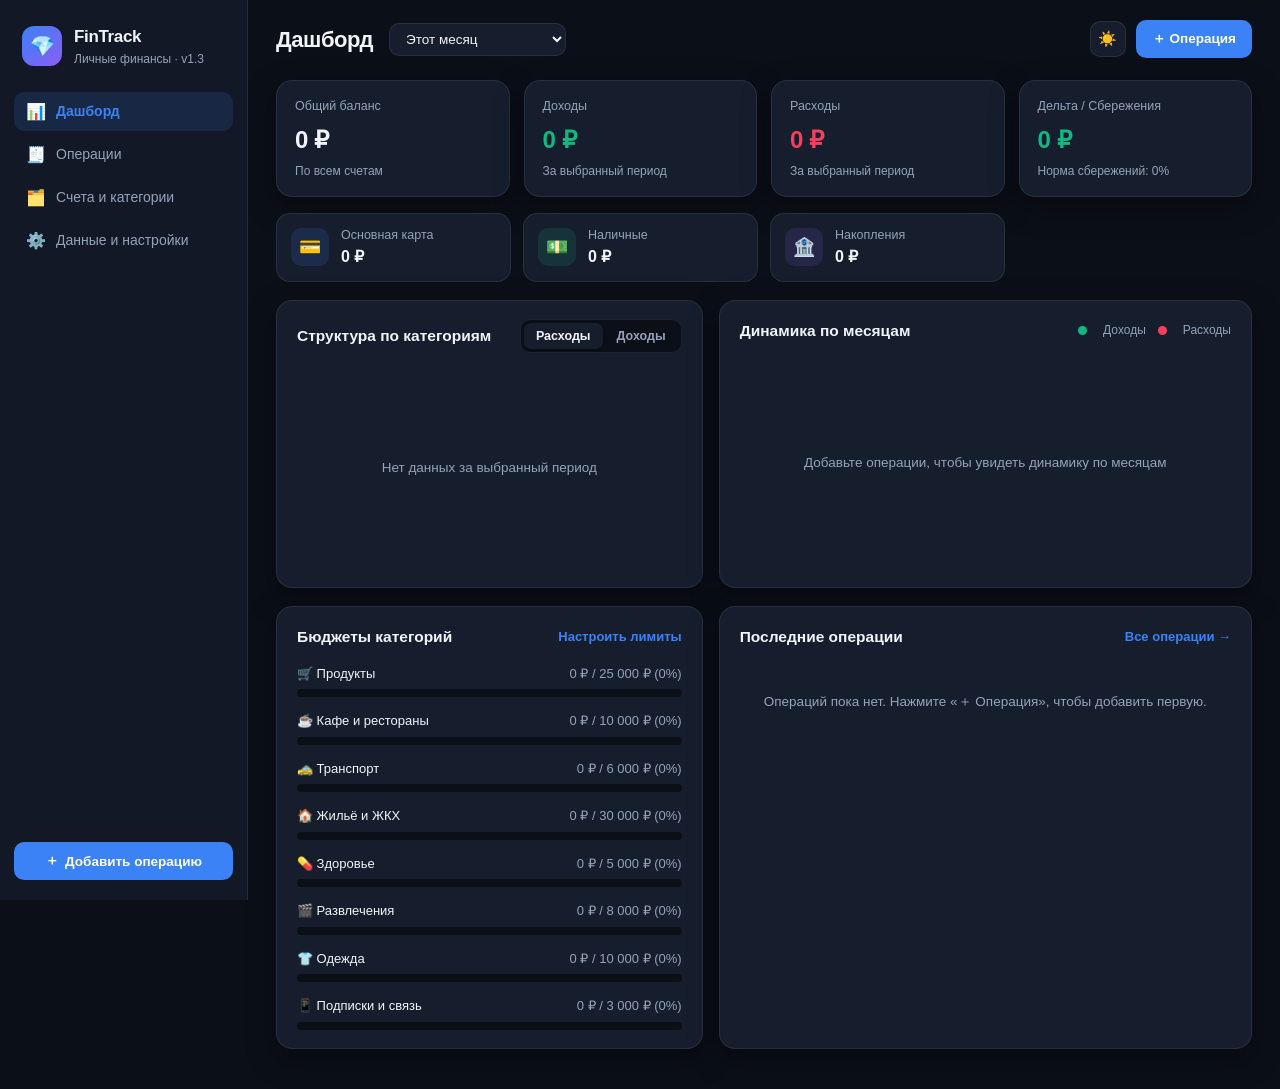
<file: pwa/index.html>
<!DOCTYPE html>
<html lang="ru" data-theme="dark">
<head>
  <meta charset="UTF-8" />
  <meta name="viewport" content="width=device-width, initial-scale=1.0" />
  <meta name="theme-color" content="#0b0f17" />
  <link rel="manifest" href="manifest.json" />
  <link rel="apple-touch-icon" href="icon-192.png" />
  <title>FinTrack — Учёт личных финансов</title>
  <link rel="stylesheet" href="styles.css" />
</head>
<body>
  <div class="app-shell">
    <!-- Боковая панель -->
    <aside class="sidebar">
      <div class="brand">
        <div class="brand-logo">💎</div>
        <div>
          <div class="brand-name">FinTrack</div>
          <div class="brand-sub">Личные финансы · <span class="app-ver">v1.3</span></div>
        </div>
      </div>

      <nav class="nav" id="mainNav">
        <button class="nav-item active" data-tab="dashboard">
          <span class="nav-icon">📊</span>
          <span>Дашборд</span>
        </button>
        <button class="nav-item" data-tab="transactions">
          <span class="nav-icon">🧾</span>
          <span>Операции</span>
        </button>
        <button class="nav-item" data-tab="manage">
          <span class="nav-icon">🗂️</span>
          <span>Счета и категории</span>
        </button>
        <button class="nav-item" data-tab="settings">
          <span class="nav-icon">⚙️</span>
          <span>Данные и настройки</span>
        </button>
      </nav>

      <div class="sidebar-footer">
        <button class="btn btn-primary btn-block" id="btnNewTxSidebar">
          <span>＋</span> Добавить операцию
        </button>
      </div>
    </aside>

    <!-- Основной контент -->
    <main class="main">
      <header class="topbar">
        <div class="topbar-left">
          <h1 class="page-title" id="pageTitle">Дашборд</h1>
          <div class="period-bar" id="periodBar">
            <select id="periodPreset" class="select-pill" aria-label="Период">
              <option value="this_month">Этот месяц</option>
              <option value="last_month">Прошлый месяц</option>
              <option value="last_3m">Последние 3 месяца</option>
              <option value="this_year">Этот год</option>
              <option value="all">Всё время</option>
              <option value="custom">Свой период</option>
            </select>
            <div class="custom-dates hidden" id="customDates">
              <input type="date" id="dateFrom" class="input-pill" />
              <span>—</span>
              <input type="date" id="dateTo" class="input-pill" />
            </div>
          </div>
        </div>
        <div class="topbar-right">
          <button class="btn-icon" id="btnTheme" title="Переключить тему" aria-label="Переключить тему">☀️</button>
          <button class="btn btn-primary" id="btnNewTxTop">＋ Операция</button>
        </div>
      </header>

      <!-- Вкладка: Дашборд -->
      <section class="tab-panel active" id="tab-dashboard">
        <div class="kpi-grid">
          <div class="kpi-card">
            <div class="kpi-label">Общий баланс</div>
            <div class="kpi-value" id="kpiBalance">0 ₽</div>
            <div class="kpi-sub">По всем счетам</div>
          </div>
          <div class="kpi-card kpi-income">
            <div class="kpi-label">Доходы</div>
            <div class="kpi-value" id="kpiIncome">0 ₽</div>
            <div class="kpi-sub" id="kpiIncomeSub">За выбранный период</div>
          </div>
          <div class="kpi-card kpi-expense">
            <div class="kpi-label">Расходы</div>
            <div class="kpi-value" id="kpiExpense">0 ₽</div>
            <div class="kpi-sub" id="kpiExpenseSub">За выбранный период</div>
          </div>
          <div class="kpi-card">
            <div class="kpi-label">Дельта / Сбережения</div>
            <div class="kpi-value" id="kpiNet">0 ₽</div>
            <div class="kpi-sub" id="kpiSavingsRate">Норма сбережений: 0%</div>
          </div>
        </div>

        <div class="accounts-strip" id="dashboardAccounts"></div>

        <div class="charts-grid">
          <div class="card">
            <div class="card-header">
              <h2>Структура по категориям</h2>
              <div class="segmented" id="donutMode">
                <button class="seg-btn active" data-mode="expense">Расходы</button>
                <button class="seg-btn" data-mode="income">Доходы</button>
              </div>
            </div>
            <div class="donut-layout" id="donutContainer"></div>
          </div>

          <div class="card">
            <div class="card-header">
              <h2>Динамика по месяцам</h2>
              <div class="legend-inline">
                <span class="dot income"></span> Доходы
                <span class="dot expense"></span> Расходы
              </div>
            </div>
            <div class="bar-chart-wrap" id="barChartContainer"></div>
          </div>
        </div>

        <div class="dashboard-bottom">
          <div class="card">
            <div class="card-header">
              <h2>Бюджеты категорий</h2>
              <button class="btn-link" data-goto="manage">Настроить лимиты</button>
            </div>
            <div id="budgetsList" class="budgets-list"></div>
          </div>

          <div class="card">
            <div class="card-header">
              <h2>Последние операции</h2>
              <button class="btn-link" data-goto="transactions">Все операции →</button>
            </div>
            <div id="recentTxList" class="tx-list"></div>
          </div>
        </div>
      </section>

      <!-- Вкладка: Операции -->
      <section class="tab-panel" id="tab-transactions">
        <div class="card filters-card">
          <div class="filters-grid">
            <input type="search" id="filterSearch" class="input" placeholder="Поиск по комментарию, категории или сумме..." />
            <select id="filterType" class="select">
              <option value="">Все типы</option>
              <option value="expense">Расходы</option>
              <option value="income">Доходы</option>
              <option value="transfer">Переводы</option>
            </select>
            <select id="filterCategory" class="select">
              <option value="">Все категории</option>
            </select>
            <select id="filterAccount" class="select">
              <option value="">Все счета</option>
            </select>
            <select id="filterSort" class="select">
              <option value="date_desc">Сначала новые</option>
              <option value="date_asc">Сначала старые</option>
              <option value="amount_desc">Сначала крупные</option>
              <option value="amount_asc">Сначала мелкие</option>
            </select>
          </div>
        </div>

        <div class="card">
          <div class="card-header">
            <h2>История операций <span class="badge" id="txCountBadge">0</span></h2>
            <div class="tx-totals-inline" id="txFilteredTotals"></div>
          </div>
          <div id="allTxList" class="tx-list"></div>
        </div>
      </section>

      <!-- Вкладка: Счета и категории -->
      <section class="tab-panel" id="tab-manage">
        <div class="manage-grid">
          <div class="card">
            <div class="card-header">
              <h2>Счета и кошельки</h2>
              <button class="btn btn-sm btn-primary" id="btnAddAccount">＋ Счёт</button>
            </div>
            <div id="accountsManageList" class="manage-list"></div>
          </div>

          <div class="card">
            <div class="card-header">
              <h2>Категории и бюджеты</h2>
              <button class="btn btn-sm btn-primary" id="btnAddCategory">＋ Категория</button>
            </div>
            <div id="categoriesManageList" class="manage-list"></div>
          </div>
        </div>
      </section>

      <!-- Вкладка: Настройки и данные -->
      <section class="tab-panel" id="tab-settings">
        <div class="settings-grid">
          <div class="card">
            <div class="card-header" style="margin-bottom:12px;">
              <h2>Основные настройки</h2>
              <span class="badge app-ver">v1.3</span>
            </div>
            <div class="form-group">
              <label for="settingCurrency">Валюта отображения</label>
              <select id="settingCurrency" class="select">
                <option value="₽">₽ — Российский рубль (RUB)</option>
                <option value="$">$ — Доллар США (USD)</option>
                <option value="€">€ — Евро (EUR)</option>
                <option value="₸">₸ — Казахстанский тенге (KZT)</option>
                <option value="BYN">BYN — Белорусский рубль</option>
                <option value="£">£ — Фунт стерлингов (GBP)</option>
              </select>
            </div>
            <div class="form-group">
              <label>Тема оформления</label>
              <div class="segmented" id="themeSegmented">
                <button class="seg-btn" data-theme-val="dark">🌙 Тёмная</button>
                <button class="seg-btn" data-theme-val="light">☀️ Светлая</button>
              </div>
            </div>
          </div>

          <div class="card">
            <h2>Экспорт и резервное копирование</h2>
            <p class="muted">Ваши данные хранятся локально на устройстве. Вы можете экспортировать их в CSV или сделать резервную копию JSON.</p>
            <div class="btn-row">
              <button type="button" class="btn btn-secondary" id="btnExportCsv">📥 Экспорт CSV</button>
              <button type="button" class="btn btn-secondary" id="btnExportJson">💾 Экспорт JSON</button>
            </div>
            <div class="divider"></div>
            <div class="form-group">
              <label>Восстановить из JSON-бэкапа</label>
              <input type="file" id="importJsonInput" accept=".json,application/json" class="input" />
            </div>
          </div>

          <div class="card">
            <h2>Демо-данные и сброс</h2>
            <p class="muted">Хотите сразу посмотреть графики и аналитику? Загрузите тестовые операции за 3 месяца или сбросьте базу к чистому состоянию.</p>
            <div class="btn-row">
              <button class="btn btn-secondary" id="btnLoadDemo">✨ Загрузить демо-данные</button>
              <button class="btn btn-danger" id="btnResetAll">🗑️ Сбросить все данные</button>
            </div>
          </div>

          <div class="card">
            <h2>Облачная синхронизация (GitHub Gist)</h2>
            <p class="muted">Хранит бэкап в твоём приватном GitHub Gist. Введи один и тот же токен на ПК и на телефоне — ID найдётся автоматически.</p>
            <div class="form-group">
              <label for="settingGistToken">GitHub Token (с правом <code>gist</code>)</label>
              <input type="password" id="settingGistToken" class="input" placeholder="ghp_... или github_pat_..." autocomplete="off" />
            </div>
            <div class="form-group">
              <label for="settingGistId">Gist ID (оставь пустым — найдётся или создастся сам)</label>
              <input type="text" id="settingGistId" class="input" placeholder="Автоматически" />
            </div>
            <div class="form-group" style="flex-direction:row;align-items:center;gap:8px;">
              <input type="checkbox" id="settingGistAutosync" style="width:auto;" />
              <label for="settingGistAutosync" style="margin:0;cursor:pointer;">Автовыгрузка в облако после изменений</label>
            </div>
            <div class="btn-row">
              <button type="button" class="btn btn-secondary" id="btnSyncSave">💾 Сохранить токен</button>
              <button type="button" class="btn btn-primary" id="btnSyncPush">☁️ Выгрузить</button>
              <button type="button" class="btn btn-secondary" id="btnSyncPull">⬇️ Загрузить</button>
            </div>
            <div id="syncStatus" class="muted" style="margin-top:10px;font-size:12.5px;"></div>
          </div>
        </div>
      </section>
    </main>
  </div>

  <!-- Мобильная нижняя навигация -->
  <nav class="mobile-nav" id="mobileNav">
    <button class="mobile-nav-item active" data-tab="dashboard">📊<span>Дашборд</span></button>
    <button class="mobile-nav-item" data-tab="transactions">🧾<span>Операции</span></button>
    <button class="mobile-nav-item" data-tab="manage">🗂️<span>Счета</span></button>
    <button class="mobile-nav-item" data-tab="settings">⚙️<span>Ещё</span></button>
  </nav>

  <!-- Модалка: Операция -->
  <div class="modal-backdrop hidden" id="txModal">
    <div class="modal" role="dialog" aria-modal="true">
      <div class="modal-header">
        <h3 id="txModalTitle">Новая операция</h3>
        <button class="btn-icon" data-close-modal="txModal">✕</button>
      </div>
      <form id="txForm">
        <input type="hidden" id="txId" />
        <div class="segmented segmented-full" id="txTypeSwitch">
          <button type="button" class="seg-btn active" data-tx-type="expense">Расход</button>
          <button type="button" class="seg-btn" data-tx-type="income">Доход</button>
          <button type="button" class="seg-btn" data-tx-type="transfer">Перевод</button>
        </div>

        <div class="form-group">
          <label for="txAmount">Сумма</label>
          <input type="number" id="txAmount" class="input input-lg" step="0.01" min="0.01" placeholder="0.00" required />
        </div>

        <div class="form-row">
          <div class="form-group" id="txCategoryGroup">
            <label for="txCategory">Категория</label>
            <select id="txCategory" class="select"></select>
          </div>
          <div class="form-group">
            <label for="txAccount" id="txAccountLabel">Счёт</label>
            <select id="txAccount" class="select" required></select>
          </div>
          <div class="form-group hidden" id="txToAccountGroup">
            <label for="txToAccount">На счёт</label>
            <select id="txToAccount" class="select"></select>
          </div>
        </div>

        <div class="form-row">
          <div class="form-group">
            <label for="txDate">Дата</label>
            <input type="date" id="txDate" class="input" required />
          </div>
          <div class="form-group">
            <label for="txNote">Комментарий</label>
            <input type="text" id="txNote" class="input" maxlength="300" placeholder="Например: Кофе с собой" />
          </div>
        </div>

        <div class="modal-actions">
          <button type="button" class="btn btn-danger hidden" id="btnDeleteTx">Удалить</button>
          <div class="spacer"></div>
          <button type="button" class="btn btn-secondary" data-close-modal="txModal">Отмена</button>
          <button type="submit" class="btn btn-primary">Сохранить</button>
        </div>
      </form>
    </div>
  </div>

  <!-- Модалка: Счёт -->
  <div class="modal-backdrop hidden" id="accountModal">
    <div class="modal" role="dialog" aria-modal="true">
      <div class="modal-header">
        <h3 id="accModalTitle">Новый счёт</h3>
        <button class="btn-icon" data-close-modal="accountModal">✕</button>
      </div>
      <form id="accountForm">
        <input type="hidden" id="accId" />
        <div class="form-group">
          <label for="accName">Название</label>
          <input type="text" id="accName" class="input" required placeholder="Например: Тинькофф Black" />
        </div>
        <div class="form-row">
          <div class="form-group">
            <label for="accType">Тип счёта</label>
            <select id="accType" class="select">
              <option value="card">Карта</option>
              <option value="cash">Наличные</option>
              <option value="savings">Накопления</option>
              <option value="other">Другое</option>
            </select>
          </div>
          <div class="form-group">
            <label for="accInitial">Начальный баланс</label>
            <input type="number" id="accInitial" class="input" step="0.01" value="0" />
          </div>
        </div>
        <div class="form-row">
          <div class="form-group">
            <label for="accIcon">Иконка (эмодзи)</label>
            <input type="text" id="accIcon" class="input" maxlength="4" value="💳" />
          </div>
          <div class="form-group">
            <label for="accColor">Цвет</label>
            <input type="color" id="accColor" class="input input-color" value="#3b82f6" />
          </div>
        </div>
        <div class="modal-actions">
          <button type="button" class="btn btn-secondary" data-close-modal="accountModal">Отмена</button>
          <button type="submit" class="btn btn-primary">Сохранить</button>
        </div>
      </form>
    </div>
  </div>

  <!-- Модалка: Категория -->
  <div class="modal-backdrop hidden" id="categoryModal">
    <div class="modal" role="dialog" aria-modal="true">
      <div class="modal-header">
        <h3 id="catModalTitle">Новая категория</h3>
        <button class="btn-icon" data-close-modal="categoryModal">✕</button>
      </div>
      <form id="categoryForm">
        <input type="hidden" id="catId" />
        <div class="form-row">
          <div class="form-group">
            <label for="catName">Название</label>
            <input type="text" id="catName" class="input" required placeholder="Например: Спорт" />
          </div>
          <div class="form-group" id="catTypeGroup">
            <label for="catType">Тип</label>
            <select id="catType" class="select">
              <option value="expense">Расход</option>
              <option value="income">Доход</option>
            </select>
          </div>
        </div>
        <div class="form-row">
          <div class="form-group">
            <label for="catIcon">Иконка (эмодзи)</label>
            <input type="text" id="catIcon" class="input" maxlength="4" value="📦" />
          </div>
          <div class="form-group">
            <label for="catColor">Цвет</label>
            <input type="color" id="catColor" class="input input-color" value="#3b82f6" />
          </div>
        </div>
        <div class="form-group" id="catBudgetGroup">
          <label for="catBudget">Месячный лимит бюджета (0 = без лимита)</label>
          <input type="number" id="catBudget" class="input" step="100" min="0" value="0" />
        </div>
        <div class="modal-actions">
          <button type="button" class="btn btn-secondary" data-close-modal="categoryModal">Отмена</button>
          <button type="submit" class="btn btn-primary">Сохранить</button>
        </div>
      </form>
    </div>
  </div>

  <div class="toast-container" id="toastContainer"></div>
  <script src="local_db.js"></script>
  <script src="app.js"></script>
  <script>
    if ("serviceWorker" in navigator) {
      window.addEventListener("load", () => {
        navigator.serviceWorker.register("./sw.js").catch(() => {});
      });
    }
  </script>
</body>
</html>
</file>
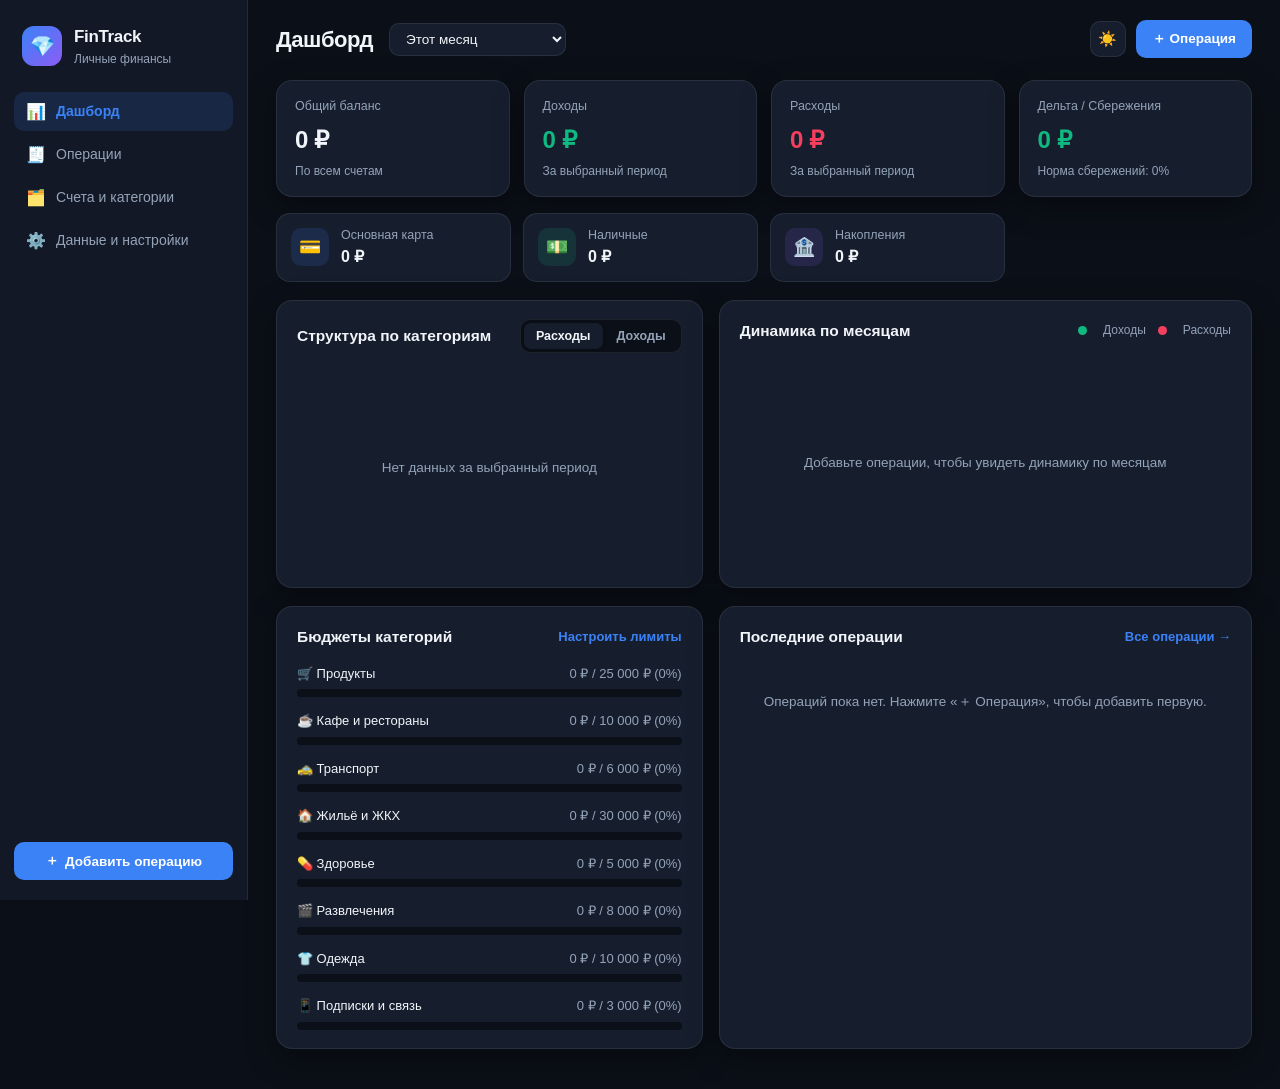
<file: android/app/src/main/assets/index.html>
<!DOCTYPE html>
<html lang="ru" data-theme="dark">
<head>
  <meta charset="UTF-8" />
  <meta name="viewport" content="width=device-width, initial-scale=1.0" />
  <title>FinTrack — Учёт личных финансов</title>
  <link rel="stylesheet" href="styles.css" />
</head>
<body>
  <div class="app-shell">
    <!-- Боковая панель -->
    <aside class="sidebar">
      <div class="brand">
        <div class="brand-logo">💎</div>
        <div>
          <div class="brand-name">FinTrack</div>
          <div class="brand-sub">Личные финансы</div>
        </div>
      </div>

      <nav class="nav" id="mainNav">
        <button class="nav-item active" data-tab="dashboard">
          <span class="nav-icon">📊</span>
          <span>Дашборд</span>
        </button>
        <button class="nav-item" data-tab="transactions">
          <span class="nav-icon">🧾</span>
          <span>Операции</span>
        </button>
        <button class="nav-item" data-tab="manage">
          <span class="nav-icon">🗂️</span>
          <span>Счета и категории</span>
        </button>
        <button class="nav-item" data-tab="settings">
          <span class="nav-icon">⚙️</span>
          <span>Данные и настройки</span>
        </button>
      </nav>

      <div class="sidebar-footer">
        <button class="btn btn-primary btn-block" id="btnNewTxSidebar">
          <span>＋</span> Добавить операцию
        </button>
      </div>
    </aside>

    <!-- Основной контент -->
    <main class="main">
      <header class="topbar">
        <div class="topbar-left">
          <h1 class="page-title" id="pageTitle">Дашборд</h1>
          <div class="period-bar" id="periodBar">
            <select id="periodPreset" class="select-pill" aria-label="Период">
              <option value="this_month">Этот месяц</option>
              <option value="last_month">Прошлый месяц</option>
              <option value="last_3m">Последние 3 месяца</option>
              <option value="this_year">Этот год</option>
              <option value="all">Всё время</option>
              <option value="custom">Свой период</option>
            </select>
            <div class="custom-dates hidden" id="customDates">
              <input type="date" id="dateFrom" class="input-pill" />
              <span>—</span>
              <input type="date" id="dateTo" class="input-pill" />
            </div>
          </div>
        </div>
        <div class="topbar-right">
          <button class="btn-icon" id="btnTheme" title="Переключить тему" aria-label="Переключить тему">☀️</button>
          <button class="btn btn-primary" id="btnNewTxTop">＋ Операция</button>
        </div>
      </header>

      <!-- Вкладка: Дашборд -->
      <section class="tab-panel active" id="tab-dashboard">
        <div class="kpi-grid">
          <div class="kpi-card">
            <div class="kpi-label">Общий баланс</div>
            <div class="kpi-value" id="kpiBalance">0 ₽</div>
            <div class="kpi-sub">По всем счетам</div>
          </div>
          <div class="kpi-card kpi-income">
            <div class="kpi-label">Доходы</div>
            <div class="kpi-value" id="kpiIncome">0 ₽</div>
            <div class="kpi-sub" id="kpiIncomeSub">За выбранный период</div>
          </div>
          <div class="kpi-card kpi-expense">
            <div class="kpi-label">Расходы</div>
            <div class="kpi-value" id="kpiExpense">0 ₽</div>
            <div class="kpi-sub" id="kpiExpenseSub">За выбранный период</div>
          </div>
          <div class="kpi-card">
            <div class="kpi-label">Дельта / Сбережения</div>
            <div class="kpi-value" id="kpiNet">0 ₽</div>
            <div class="kpi-sub" id="kpiSavingsRate">Норма сбережений: 0%</div>
          </div>
        </div>

        <div class="accounts-strip" id="dashboardAccounts"></div>

        <div class="charts-grid">
          <div class="card">
            <div class="card-header">
              <h2>Структура по категориям</h2>
              <div class="segmented" id="donutMode">
                <button class="seg-btn active" data-mode="expense">Расходы</button>
                <button class="seg-btn" data-mode="income">Доходы</button>
              </div>
            </div>
            <div class="donut-layout" id="donutContainer"></div>
          </div>

          <div class="card">
            <div class="card-header">
              <h2>Динамика по месяцам</h2>
              <div class="legend-inline">
                <span class="dot income"></span> Доходы
                <span class="dot expense"></span> Расходы
              </div>
            </div>
            <div class="bar-chart-wrap" id="barChartContainer"></div>
          </div>
        </div>

        <div class="dashboard-bottom">
          <div class="card">
            <div class="card-header">
              <h2>Бюджеты категорий</h2>
              <button class="btn-link" data-goto="manage">Настроить лимиты</button>
            </div>
            <div id="budgetsList" class="budgets-list"></div>
          </div>

          <div class="card">
            <div class="card-header">
              <h2>Последние операции</h2>
              <button class="btn-link" data-goto="transactions">Все операции →</button>
            </div>
            <div id="recentTxList" class="tx-list"></div>
          </div>
        </div>
      </section>

      <!-- Вкладка: Операции -->
      <section class="tab-panel" id="tab-transactions">
        <div class="card filters-card">
          <div class="filters-grid">
            <input type="search" id="filterSearch" class="input" placeholder="Поиск по комментарию, категории или сумме..." />
            <select id="filterType" class="select">
              <option value="">Все типы</option>
              <option value="expense">Расходы</option>
              <option value="income">Доходы</option>
              <option value="transfer">Переводы</option>
            </select>
            <select id="filterCategory" class="select">
              <option value="">Все категории</option>
            </select>
            <select id="filterAccount" class="select">
              <option value="">Все счета</option>
            </select>
            <select id="filterSort" class="select">
              <option value="date_desc">Сначала новые</option>
              <option value="date_asc">Сначала старые</option>
              <option value="amount_desc">Сначала крупные</option>
              <option value="amount_asc">Сначала мелкие</option>
            </select>
          </div>
        </div>

        <div class="card">
          <div class="card-header">
            <h2>История операций <span class="badge" id="txCountBadge">0</span></h2>
            <div class="tx-totals-inline" id="txFilteredTotals"></div>
          </div>
          <div id="allTxList" class="tx-list"></div>
        </div>
      </section>

      <!-- Вкладка: Счета и категории -->
      <section class="tab-panel" id="tab-manage">
        <div class="manage-grid">
          <div class="card">
            <div class="card-header">
              <h2>Счета и кошельки</h2>
              <button class="btn btn-sm btn-primary" id="btnAddAccount">＋ Счёт</button>
            </div>
            <div id="accountsManageList" class="manage-list"></div>
          </div>

          <div class="card">
            <div class="card-header">
              <h2>Категории и бюджеты</h2>
              <button class="btn btn-sm btn-primary" id="btnAddCategory">＋ Категория</button>
            </div>
            <div id="categoriesManageList" class="manage-list"></div>
          </div>
        </div>
      </section>

      <!-- Вкладка: Настройки и данные -->
      <section class="tab-panel" id="tab-settings">
        <div class="settings-grid">
          <div class="card">
            <h2>Основные настройки</h2>
            <div class="form-group">
              <label for="settingCurrency">Валюта отображения</label>
              <select id="settingCurrency" class="select">
                <option value="₽">₽ — Российский рубль (RUB)</option>
                <option value="$">$ — Доллар США (USD)</option>
                <option value="€">€ — Евро (EUR)</option>
                <option value="₸">₸ — Казахстанский тенге (KZT)</option>
                <option value="BYN">BYN — Белорусский рубль</option>
                <option value="£">£ — Фунт стерлингов (GBP)</option>
              </select>
            </div>
            <div class="form-group">
              <label>Тема оформления</label>
              <div class="segmented" id="themeSegmented">
                <button class="seg-btn" data-theme-val="dark">🌙 Тёмная</button>
                <button class="seg-btn" data-theme-val="light">☀️ Светлая</button>
              </div>
            </div>
          </div>

          <div class="card">
            <h2>Экспорт и резервное копирование</h2>
            <p class="muted">Ваши данные хранятся локально на устройстве. Вы можете экспортировать их в CSV или сделать резервную копию JSON.</p>
            <div class="btn-row">
              <button type="button" class="btn btn-secondary" id="btnExportCsv">📥 Экспорт CSV</button>
              <button type="button" class="btn btn-secondary" id="btnExportJson">💾 Экспорт JSON</button>
            </div>
            <div class="divider"></div>
            <div class="form-group">
              <label>Восстановить из JSON-бэкапа</label>
              <input type="file" id="importJsonInput" accept=".json,application/json" class="input" />
            </div>
          </div>

          <div class="card">
            <h2>Демо-данные и сброс</h2>
            <p class="muted">Хотите сразу посмотреть графики и аналитику? Загрузите тестовые операции за 3 месяца или сбросьте базу к чистому состоянию.</p>
            <div class="btn-row">
              <button class="btn btn-secondary" id="btnLoadDemo">✨ Загрузить демо-данные</button>
              <button class="btn btn-danger" id="btnResetAll">🗑️ Сбросить все данные</button>
            </div>
          </div>

          <div class="card">
            <h2>Облачная синхронизация (GitHub Gist)</h2>
            <p class="muted">Хранит бэкап в твоём приватном GitHub Gist. Введи один и тот же токен на ПК и на телефоне — ID найдётся автоматически.</p>
            <div class="form-group">
              <label for="settingGistToken">GitHub Token (с правом <code>gist</code>)</label>
              <input type="password" id="settingGistToken" class="input" placeholder="ghp_... или github_pat_..." autocomplete="off" />
            </div>
            <div class="form-group">
              <label for="settingGistId">Gist ID (оставь пустым — найдётся или создастся сам)</label>
              <input type="text" id="settingGistId" class="input" placeholder="Автоматически" />
            </div>
            <div class="form-group" style="flex-direction:row;align-items:center;gap:8px;">
              <input type="checkbox" id="settingGistAutosync" style="width:auto;" />
              <label for="settingGistAutosync" style="margin:0;cursor:pointer;">Автовыгрузка в облако после изменений</label>
            </div>
            <div class="btn-row">
              <button type="button" class="btn btn-secondary" id="btnSyncSave">💾 Сохранить токен</button>
              <button type="button" class="btn btn-primary" id="btnSyncPush">☁️ Выгрузить</button>
              <button type="button" class="btn btn-secondary" id="btnSyncPull">⬇️ Загрузить</button>
            </div>
          </div>
        </div>
      </section>
    </main>
  </div>

  <!-- Мобильная нижняя навигация -->
  <nav class="mobile-nav" id="mobileNav">
    <button class="mobile-nav-item active" data-tab="dashboard">📊<span>Дашборд</span></button>
    <button class="mobile-nav-item" data-tab="transactions">🧾<span>Операции</span></button>
    <button class="mobile-nav-item" data-tab="manage">🗂️<span>Счета</span></button>
    <button class="mobile-nav-item" data-tab="settings">⚙️<span>Ещё</span></button>
  </nav>

  <!-- Модалка: Операция -->
  <div class="modal-backdrop hidden" id="txModal">
    <div class="modal" role="dialog" aria-modal="true">
      <div class="modal-header">
        <h3 id="txModalTitle">Новая операция</h3>
        <button class="btn-icon" data-close-modal="txModal">✕</button>
      </div>
      <form id="txForm">
        <input type="hidden" id="txId" />
        <div class="segmented segmented-full" id="txTypeSwitch">
          <button type="button" class="seg-btn active" data-tx-type="expense">Расход</button>
          <button type="button" class="seg-btn" data-tx-type="income">Доход</button>
          <button type="button" class="seg-btn" data-tx-type="transfer">Перевод</button>
        </div>

        <div class="form-group">
          <label for="txAmount">Сумма</label>
          <input type="number" id="txAmount" class="input input-lg" step="0.01" min="0.01" placeholder="0.00" required />
        </div>

        <div class="form-row">
          <div class="form-group" id="txCategoryGroup">
            <label for="txCategory">Категория</label>
            <select id="txCategory" class="select"></select>
          </div>
          <div class="form-group">
            <label for="txAccount" id="txAccountLabel">Счёт</label>
            <select id="txAccount" class="select" required></select>
          </div>
          <div class="form-group hidden" id="txToAccountGroup">
            <label for="txToAccount">На счёт</label>
            <select id="txToAccount" class="select"></select>
          </div>
        </div>

        <div class="form-row">
          <div class="form-group">
            <label for="txDate">Дата</label>
            <input type="date" id="txDate" class="input" required />
          </div>
          <div class="form-group">
            <label for="txNote">Комментарий</label>
            <input type="text" id="txNote" class="input" maxlength="300" placeholder="Например: Кофе с собой" />
          </div>
        </div>

        <div class="modal-actions">
          <button type="button" class="btn btn-danger hidden" id="btnDeleteTx">Удалить</button>
          <div class="spacer"></div>
          <button type="button" class="btn btn-secondary" data-close-modal="txModal">Отмена</button>
          <button type="submit" class="btn btn-primary">Сохранить</button>
        </div>
      </form>
    </div>
  </div>

  <!-- Модалка: Счёт -->
  <div class="modal-backdrop hidden" id="accountModal">
    <div class="modal" role="dialog" aria-modal="true">
      <div class="modal-header">
        <h3 id="accModalTitle">Новый счёт</h3>
        <button class="btn-icon" data-close-modal="accountModal">✕</button>
      </div>
      <form id="accountForm">
        <input type="hidden" id="accId" />
        <div class="form-group">
          <label for="accName">Название</label>
          <input type="text" id="accName" class="input" required placeholder="Например: Тинькофф Black" />
        </div>
        <div class="form-row">
          <div class="form-group">
            <label for="accType">Тип счёта</label>
            <select id="accType" class="select">
              <option value="card">Карта</option>
              <option value="cash">Наличные</option>
              <option value="savings">Накопления</option>
              <option value="other">Другое</option>
            </select>
          </div>
          <div class="form-group">
            <label for="accInitial">Начальный баланс</label>
            <input type="number" id="accInitial" class="input" step="0.01" value="0" />
          </div>
        </div>
        <div class="form-row">
          <div class="form-group">
            <label for="accIcon">Иконка (эмодзи)</label>
            <input type="text" id="accIcon" class="input" maxlength="4" value="💳" />
          </div>
          <div class="form-group">
            <label for="accColor">Цвет</label>
            <input type="color" id="accColor" class="input input-color" value="#3b82f6" />
          </div>
        </div>
        <div class="modal-actions">
          <button type="button" class="btn btn-secondary" data-close-modal="accountModal">Отмена</button>
          <button type="submit" class="btn btn-primary">Сохранить</button>
        </div>
      </form>
    </div>
  </div>

  <!-- Модалка: Категория -->
  <div class="modal-backdrop hidden" id="categoryModal">
    <div class="modal" role="dialog" aria-modal="true">
      <div class="modal-header">
        <h3 id="catModalTitle">Новая категория</h3>
        <button class="btn-icon" data-close-modal="categoryModal">✕</button>
      </div>
      <form id="categoryForm">
        <input type="hidden" id="catId" />
        <div class="form-row">
          <div class="form-group">
            <label for="catName">Название</label>
            <input type="text" id="catName" class="input" required placeholder="Например: Спорт" />
          </div>
          <div class="form-group" id="catTypeGroup">
            <label for="catType">Тип</label>
            <select id="catType" class="select">
              <option value="expense">Расход</option>
              <option value="income">Доход</option>
            </select>
          </div>
        </div>
        <div class="form-row">
          <div class="form-group">
            <label for="catIcon">Иконка (эмодзи)</label>
            <input type="text" id="catIcon" class="input" maxlength="4" value="📦" />
          </div>
          <div class="form-group">
            <label for="catColor">Цвет</label>
            <input type="color" id="catColor" class="input input-color" value="#3b82f6" />
          </div>
        </div>
        <div class="form-group" id="catBudgetGroup">
          <label for="catBudget">Месячный лимит бюджета (0 = без лимита)</label>
          <input type="number" id="catBudget" class="input" step="100" min="0" value="0" />
        </div>
        <div class="modal-actions">
          <button type="button" class="btn btn-secondary" data-close-modal="categoryModal">Отмена</button>
          <button type="submit" class="btn btn-primary">Сохранить</button>
        </div>
      </form>
    </div>
  </div>

  <div class="toast-container" id="toastContainer"></div>
  <script src="local_db.js"></script>
  <script src="app.js"></script>
</body>
</html>
</file>
<file: pwa/styles.css>
:root,
[data-theme="dark"] {
  --bg: #0b0f17;
  --bg-elevated: #121826;
  --bg-card: #161e2e;
  --bg-hover: #1e293d;
  --border: rgba(255, 255, 255, 0.08);
  --text: #f1f5f9;
  --text-muted: #94a3b8;
  --primary: #3b82f6;
  --primary-hover: #2563eb;
  --income: #10b981;
  --income-bg: rgba(16, 185, 129, 0.14);
  --expense: #f43f5e;
  --expense-bg: rgba(244, 63, 94, 0.14);
  --transfer: #8b5cf6;
  --transfer-bg: rgba(139, 92, 246, 0.14);
  --warn: #f59e0b;
  --shadow: 0 10px 30px rgba(0, 0, 0, 0.35);
}

[data-theme="light"] {
  --bg: #f4f6fb;
  --bg-elevated: #ffffff;
  --bg-card: #ffffff;
  --bg-hover: #f1f5f9;
  --border: rgba(15, 23, 42, 0.09);
  --text: #0f172a;
  --text-muted: #64748b;
  --primary: #2563eb;
  --primary-hover: #1d4ed8;
  --income: #059669;
  --income-bg: rgba(5, 150, 105, 0.12);
  --expense: #e11d48;
  --expense-bg: rgba(225, 29, 72, 0.12);
  --transfer: #7c3aed;
  --transfer-bg: rgba(124, 58, 237, 0.12);
  --warn: #d97706;
  --shadow: 0 6px 24px rgba(15, 23, 42, 0.06);
}

* {
  box-sizing: border-box;
}

html, body {
  margin: 0;
  padding: 0;
  background: var(--bg);
  color: var(--text);
  font-family: -apple-system, BlinkMacSystemFont, "Segoe UI", Roboto, Inter, Arial, sans-serif;
  font-size: 14px;
  line-height: 1.5;
  -webkit-font-smoothing: antialiased;
}

.hidden { display: none !important; }
.muted { color: var(--text-muted); margin-top: 0; }
.spacer { flex: 1; }

.app-shell {
  display: grid;
  grid-template-columns: 248px 1fr;
  min-height: 100vh;
}

/* Sidebar */
.sidebar {
  background: var(--bg-elevated);
  border-right: 1px solid var(--border);
  padding: 20px 14px;
  display: flex;
  flex-direction: column;
  gap: 20px;
  position: sticky;
  top: 0;
  height: 100vh;
}

.brand {
  display: flex;
  align-items: center;
  gap: 12px;
  padding: 4px 8px;
}

.brand-logo {
  width: 40px;
  height: 40px;
  border-radius: 12px;
  background: linear-gradient(135deg, #3b82f6, #8b5cf6);
  display: grid;
  place-items: center;
  font-size: 20px;
}

.brand-name {
  font-weight: 700;
  font-size: 17px;
  letter-spacing: -0.02em;
}

.brand-sub {
  font-size: 12px;
  color: var(--text-muted);
}

.nav {
  display: flex;
  flex-direction: column;
  gap: 4px;
  flex: 1;
}

.nav-item {
  display: flex;
  align-items: center;
  gap: 10px;
  padding: 10px 12px;
  border-radius: 10px;
  border: none;
  background: transparent;
  color: var(--text-muted);
  font-size: 14px;
  font-weight: 500;
  cursor: pointer;
  text-align: left;
  transition: background 0.15s, color 0.15s;
}

.nav-item:hover {
  background: var(--bg-hover);
  color: var(--text);
}

.nav-item.active {
  background: rgba(59, 130, 246, 0.14);
  color: var(--primary);
  font-weight: 600;
}

.nav-icon { font-size: 16px; }

/* Main & Topbar */
.main {
  padding: 20px 28px 40px;
  max-width: 1320px;
  width: 100%;
  margin: 0 auto;
}

.topbar {
  display: flex;
  align-items: center;
  justify-content: space-between;
  gap: 16px;
  margin-bottom: 22px;
  flex-wrap: wrap;
}

.topbar-left {
  display: flex;
  align-items: center;
  gap: 16px;
  flex-wrap: wrap;
}

.page-title {
  margin: 0;
  font-size: 22px;
  font-weight: 700;
  letter-spacing: -0.02em;
}

.topbar-right {
  display: flex;
  align-items: center;
  gap: 10px;
}

.period-bar {
  display: flex;
  align-items: center;
  gap: 8px;
  flex-wrap: wrap;
}

.custom-dates {
  display: flex;
  align-items: center;
  gap: 6px;
  color: var(--text-muted);
}

/* Buttons & Inputs */
.btn {
  display: inline-flex;
  align-items: center;
  justify-content: center;
  gap: 6px;
  padding: 9px 15px;
  border-radius: 10px;
  border: 1px solid transparent;
  font-size: 13.5px;
  font-weight: 600;
  cursor: pointer;
  text-decoration: none;
  transition: background 0.15s, transform 0.05s, border-color 0.15s;
}

.btn:active { transform: translateY(1px); }
.btn-block { width: 100%; }
.btn-sm { padding: 6px 11px; font-size: 12.5px; }

.btn-primary {
  background: var(--primary);
  color: #fff;
}
.btn-primary:hover { background: var(--primary-hover); }

.btn-secondary {
  background: var(--bg-card);
  border-color: var(--border);
  color: var(--text);
}
.btn-secondary:hover { background: var(--bg-hover); }

.btn-danger {
  background: var(--expense-bg);
  color: var(--expense);
  border-color: rgba(244, 63, 94, 0.25);
}
.btn-danger:hover { background: rgba(244, 63, 94, 0.24); }

.btn-icon {
  width: 36px;
  height: 36px;
  border-radius: 10px;
  border: 1px solid var(--border);
  background: var(--bg-card);
  color: var(--text);
  display: grid;
  place-items: center;
  cursor: pointer;
  font-size: 15px;
}
.btn-icon:hover { background: var(--bg-hover); }

.btn-link {
  background: none;
  border: none;
  color: var(--primary);
  font-weight: 600;
  font-size: 13px;
  cursor: pointer;
  padding: 0;
}
.btn-link:hover { text-decoration: underline; }

.input, .select, .select-pill, .input-pill {
  background: var(--bg);
  color: var(--text);
  border: 1px solid var(--border);
  border-radius: 10px;
  padding: 9px 12px;
  font-size: 13.5px;
  outline: none;
  width: 100%;
}

.select-pill, .input-pill {
  width: auto;
  background: var(--bg-card);
  padding: 7px 12px;
  font-weight: 500;
}

.input:focus, .select:focus, .select-pill:focus, .input-pill:focus {
  border-color: var(--primary);
}

.input-lg {
  font-size: 22px;
  font-weight: 700;
  font-variant-numeric: tabular-nums;
  padding: 12px 14px;
}

.input-color {
  padding: 4px;
  height: 39px;
  cursor: pointer;
}

/* Tab panels */
.tab-panel { display: none; }
.tab-panel.active { display: block; }

/* Cards */
.card {
  background: var(--bg-card);
  border: 1px solid var(--border);
  border-radius: 16px;
  padding: 18px 20px;
  box-shadow: var(--shadow);
}

.card h2 {
  margin: 0;
  font-size: 15.5px;
  font-weight: 600;
}

.card-header {
  display: flex;
  align-items: center;
  justify-content: space-between;
  gap: 12px;
  margin-bottom: 16px;
  flex-wrap: wrap;
}

/* KPI Grid */
.kpi-grid {
  display: grid;
  grid-template-columns: repeat(4, minmax(0, 1fr));
  gap: 14px;
  margin-bottom: 16px;
}

.kpi-card {
  background: var(--bg-card);
  border: 1px solid var(--border);
  border-radius: 16px;
  padding: 16px 18px;
  box-shadow: var(--shadow);
}

.kpi-label {
  font-size: 12.5px;
  color: var(--text-muted);
  font-weight: 500;
}

.kpi-value {
  font-size: 24px;
  font-weight: 700;
  margin: 6px 0 4px;
  font-variant-numeric: tabular-nums;
  letter-spacing: -0.02em;
}

.kpi-income .kpi-value { color: var(--income); }
.kpi-expense .kpi-value { color: var(--expense); }

.kpi-sub {
  font-size: 12px;
  color: var(--text-muted);
}

/* Accounts Strip */
.accounts-strip {
  display: grid;
  grid-template-columns: repeat(auto-fill, minmax(200px, 1fr));
  gap: 12px;
  margin-bottom: 18px;
}

.acc-pill {
  background: var(--bg-card);
  border: 1px solid var(--border);
  border-radius: 14px;
  padding: 12px 14px;
  display: flex;
  align-items: center;
  gap: 12px;
}

.acc-badge {
  width: 38px;
  height: 38px;
  border-radius: 10px;
  display: grid;
  place-items: center;
  font-size: 18px;
  flex-shrink: 0;
}

.acc-name { font-size: 12.5px; color: var(--text-muted); }
.acc-bal { font-size: 16px; font-weight: 700; font-variant-numeric: tabular-nums; }

/* Charts */
.charts-grid {
  display: grid;
  grid-template-columns: 1fr 1.25fr;
  gap: 16px;
  margin-bottom: 18px;
}

.segmented {
  display: inline-flex;
  background: var(--bg);
  border: 1px solid var(--border);
  border-radius: 10px;
  padding: 3px;
  gap: 2px;
}

.segmented-full {
  display: grid;
  grid-template-columns: repeat(3, 1fr);
  margin-bottom: 16px;
}

.seg-btn {
  border: none;
  background: transparent;
  color: var(--text-muted);
  padding: 6px 12px;
  border-radius: 7px;
  font-size: 12.5px;
  font-weight: 600;
  cursor: pointer;
}

.seg-btn.active {
  background: var(--bg-card);
  color: var(--text);
  box-shadow: 0 1px 4px rgba(0, 0, 0, 0.2);
}

.donut-layout {
  display: grid;
  grid-template-columns: 170px 1fr;
  align-items: center;
  gap: 18px;
  min-height: 200px;
}

.donut-svg-wrap {
  position: relative;
  width: 170px;
  height: 170px;
  margin: 0 auto;
}

.donut-center {
  position: absolute;
  inset: 0;
  display: flex;
  flex-direction: column;
  align-items: center;
  justify-content: center;
  text-align: center;
  pointer-events: none;
}

.donut-center-label { font-size: 11px; color: var(--text-muted); }
.donut-center-val { font-size: 15px; font-weight: 700; font-variant-numeric: tabular-nums; }

.donut-legend {
  display: flex;
  flex-direction: column;
  gap: 8px;
  max-height: 210px;
  overflow-y: auto;
}

.legend-row {
  display: flex;
  align-items: center;
  justify-content: space-between;
  gap: 8px;
  font-size: 13px;
}

.legend-left {
  display: flex;
  align-items: center;
  gap: 8px;
  min-width: 0;
}

.legend-swatch {
  width: 10px;
  height: 10px;
  border-radius: 3px;
  flex-shrink: 0;
}

.legend-name {
  white-space: nowrap;
  overflow: hidden;
  text-overflow: ellipsis;
}

.legend-val {
  font-variant-numeric: tabular-nums;
  font-weight: 600;
  white-space: nowrap;
}

.legend-inline {
  display: flex;
  align-items: center;
  gap: 12px;
  font-size: 12px;
  color: var(--text-muted);
}

.dot {
  display: inline-block;
  width: 9px;
  height: 9px;
  border-radius: 50%;
  margin-right: 4px;
}
.dot.income { background: var(--income); }
.dot.expense { background: var(--expense); }

.bar-chart-wrap {
  min-height: 210px;
  display: flex;
  align-items: center;
  justify-content: center;
}

/* Dashboard Bottom */
.dashboard-bottom {
  display: grid;
  grid-template-columns: 1fr 1.25fr;
  gap: 16px;
}

.budgets-list {
  display: flex;
  flex-direction: column;
  gap: 14px;
}

.budget-item-head {
  display: flex;
  justify-content: space-between;
  font-size: 13px;
  margin-bottom: 6px;
}

.budget-nums {
  font-variant-numeric: tabular-nums;
  color: var(--text-muted);
}

.progress-track {
  height: 8px;
  border-radius: 999px;
  background: var(--bg);
  overflow: hidden;
}

.progress-fill {
  height: 100%;
  border-radius: 999px;
  transition: width 0.25s ease;
}

/* Transactions List */
.tx-list {
  display: flex;
  flex-direction: column;
  gap: 6px;
}

.tx-date-header {
  font-size: 12px;
  font-weight: 600;
  color: var(--text-muted);
  margin: 10px 0 4px;
  padding-left: 4px;
}

.tx-row {
  display: flex;
  align-items: center;
  gap: 12px;
  padding: 10px 12px;
  border-radius: 12px;
  cursor: pointer;
  transition: background 0.12s;
}

.tx-row:hover { background: var(--bg-hover); }

.tx-icon {
  width: 38px;
  height: 38px;
  border-radius: 11px;
  display: grid;
  place-items: center;
  font-size: 17px;
  flex-shrink: 0;
}

.tx-info {
  flex: 1;
  min-width: 0;
}

.tx-title {
  font-weight: 600;
  font-size: 13.5px;
  white-space: nowrap;
  overflow: hidden;
  text-overflow: ellipsis;
}

.tx-meta {
  font-size: 12px;
  color: var(--text-muted);
  white-space: nowrap;
  overflow: hidden;
  text-overflow: ellipsis;
}

.tx-amount {
  font-weight: 700;
  font-size: 14.5px;
  font-variant-numeric: tabular-nums;
  white-space: nowrap;
}

.tx-amount.income { color: var(--income); }
.tx-amount.expense { color: var(--expense); }
.tx-amount.transfer { color: var(--transfer); }

/* Filters */
.filters-card { margin-bottom: 16px; }
.filters-grid {
  display: grid;
  grid-template-columns: 2fr 1fr 1fr 1fr 1fr;
  gap: 10px;
}

.badge {
  background: var(--bg);
  border: 1px solid var(--border);
  padding: 2px 8px;
  border-radius: 999px;
  font-size: 12px;
  margin-left: 6px;
}

.tx-totals-inline {
  display: flex;
  gap: 14px;
  font-size: 13px;
  font-variant-numeric: tabular-nums;
}

/* Manage & Settings */
.manage-grid, .settings-grid {
  display: grid;
  grid-template-columns: repeat(2, minmax(0, 1fr));
  gap: 16px;
}

.manage-list {
  display: flex;
  flex-direction: column;
  gap: 8px;
}

.manage-row {
  display: flex;
  align-items: center;
  justify-content: space-between;
  gap: 12px;
  padding: 10px 12px;
  border-radius: 12px;
  background: var(--bg);
  border: 1px solid var(--border);
}

.manage-left {
  display: flex;
  align-items: center;
  gap: 10px;
  min-width: 0;
}

.manage-actions {
  display: flex;
  gap: 6px;
}

.btn-row {
  display: flex;
  flex-wrap: wrap;
  gap: 10px;
}

.divider {
  height: 1px;
  background: var(--border);
  margin: 16px 0;
}

/* Forms & Modals */
.form-group {
  display: flex;
  flex-direction: column;
  gap: 6px;
  margin-bottom: 14px;
}

.form-group label {
  font-size: 12.5px;
  font-weight: 600;
  color: var(--text-muted);
}

.form-row {
  display: grid;
  grid-template-columns: repeat(2, minmax(0, 1fr));
  gap: 12px;
}

.modal-backdrop {
  position: fixed;
  inset: 0;
  background: rgba(0, 0, 0, 0.6);
  backdrop-filter: blur(4px);
  display: grid;
  place-items: center;
  padding: 16px;
  z-index: 100;
}

.modal {
  background: var(--bg-card);
  border: 1px solid var(--border);
  border-radius: 18px;
  width: 100%;
  max-width: 480px;
  padding: 20px 22px;
  box-shadow: var(--shadow);
}

.modal-header {
  display: flex;
  align-items: center;
  justify-content: space-between;
  margin-bottom: 16px;
}

.modal-header h3 { margin: 0; font-size: 17px; }

.modal-actions {
  display: flex;
  align-items: center;
  gap: 8px;
  margin-top: 8px;
}

/* Empty & Toast */
.empty-state {
  text-align: center;
  padding: 28px 16px;
  color: var(--text-muted);
  font-size: 13.5px;
}

.toast-container {
  position: fixed;
  right: 20px;
  bottom: 20px;
  display: flex;
  flex-direction: column;
  gap: 8px;
  z-index: 200;
}

.toast {
  background: var(--bg-elevated);
  border: 1px solid var(--border);
  color: var(--text);
  padding: 10px 16px;
  border-radius: 12px;
  box-shadow: var(--shadow);
  font-size: 13.5px;
  font-weight: 500;
}

.toast.error { border-color: var(--expense); color: var(--expense); }
.toast.success { border-color: var(--income); }

/* Mobile Nav */
.mobile-nav { display: none; }

@media (max-width: 1024px) {
  .kpi-grid { grid-template-columns: repeat(2, 1fr); }
  .charts-grid, .dashboard-bottom, .manage-grid, .settings-grid { grid-template-columns: 1fr; }
  .filters-grid { grid-template-columns: 1fr 1fr; }
}

@media (max-width: 768px) {
  .app-shell { grid-template-columns: 1fr; }
  .sidebar { display: none; }
  .main { padding: 16px 14px 86px; }
  .donut-layout { grid-template-columns: 1fr; }
  .filters-grid, .form-row { grid-template-columns: 1fr; }
  .mobile-nav {
    position: fixed;
    left: 0;
    right: 0;
    bottom: 0;
    background: var(--bg-elevated);
    border-top: 1px solid var(--border);
    display: grid;
    grid-template-columns: repeat(4, 1fr);
    padding: 6px 4px;
    z-index: 90;
  }
  .mobile-nav-item {
    border: none;
    background: transparent;
    color: var(--text-muted);
    display: flex;
    flex-direction: column;
    align-items: center;
    gap: 2px;
    font-size: 16px;
    padding: 6px 0;
    cursor: pointer;
  }
  .mobile-nav-item span { font-size: 11px; font-weight: 500; }
  .mobile-nav-item.active { color: var(--primary); }
}
</file>
<file: android/app/src/main/assets/styles.css>
:root,
[data-theme="dark"] {
  --bg: #0b0f17;
  --bg-elevated: #121826;
  --bg-card: #161e2e;
  --bg-hover: #1e293d;
  --border: rgba(255, 255, 255, 0.08);
  --text: #f1f5f9;
  --text-muted: #94a3b8;
  --primary: #3b82f6;
  --primary-hover: #2563eb;
  --income: #10b981;
  --income-bg: rgba(16, 185, 129, 0.14);
  --expense: #f43f5e;
  --expense-bg: rgba(244, 63, 94, 0.14);
  --transfer: #8b5cf6;
  --transfer-bg: rgba(139, 92, 246, 0.14);
  --warn: #f59e0b;
  --shadow: 0 10px 30px rgba(0, 0, 0, 0.35);
}

[data-theme="light"] {
  --bg: #f4f6fb;
  --bg-elevated: #ffffff;
  --bg-card: #ffffff;
  --bg-hover: #f1f5f9;
  --border: rgba(15, 23, 42, 0.09);
  --text: #0f172a;
  --text-muted: #64748b;
  --primary: #2563eb;
  --primary-hover: #1d4ed8;
  --income: #059669;
  --income-bg: rgba(5, 150, 105, 0.12);
  --expense: #e11d48;
  --expense-bg: rgba(225, 29, 72, 0.12);
  --transfer: #7c3aed;
  --transfer-bg: rgba(124, 58, 237, 0.12);
  --warn: #d97706;
  --shadow: 0 6px 24px rgba(15, 23, 42, 0.06);
}

* {
  box-sizing: border-box;
}

html, body {
  margin: 0;
  padding: 0;
  background: var(--bg);
  color: var(--text);
  font-family: -apple-system, BlinkMacSystemFont, "Segoe UI", Roboto, Inter, Arial, sans-serif;
  font-size: 14px;
  line-height: 1.5;
  -webkit-font-smoothing: antialiased;
}

.hidden { display: none !important; }
.muted { color: var(--text-muted); margin-top: 0; }
.spacer { flex: 1; }

.app-shell {
  display: grid;
  grid-template-columns: 248px 1fr;
  min-height: 100vh;
}

/* Sidebar */
.sidebar {
  background: var(--bg-elevated);
  border-right: 1px solid var(--border);
  padding: 20px 14px;
  display: flex;
  flex-direction: column;
  gap: 20px;
  position: sticky;
  top: 0;
  height: 100vh;
}

.brand {
  display: flex;
  align-items: center;
  gap: 12px;
  padding: 4px 8px;
}

.brand-logo {
  width: 40px;
  height: 40px;
  border-radius: 12px;
  background: linear-gradient(135deg, #3b82f6, #8b5cf6);
  display: grid;
  place-items: center;
  font-size: 20px;
}

.brand-name {
  font-weight: 700;
  font-size: 17px;
  letter-spacing: -0.02em;
}

.brand-sub {
  font-size: 12px;
  color: var(--text-muted);
}

.nav {
  display: flex;
  flex-direction: column;
  gap: 4px;
  flex: 1;
}

.nav-item {
  display: flex;
  align-items: center;
  gap: 10px;
  padding: 10px 12px;
  border-radius: 10px;
  border: none;
  background: transparent;
  color: var(--text-muted);
  font-size: 14px;
  font-weight: 500;
  cursor: pointer;
  text-align: left;
  transition: background 0.15s, color 0.15s;
}

.nav-item:hover {
  background: var(--bg-hover);
  color: var(--text);
}

.nav-item.active {
  background: rgba(59, 130, 246, 0.14);
  color: var(--primary);
  font-weight: 600;
}

.nav-icon { font-size: 16px; }

/* Main & Topbar */
.main {
  padding: 20px 28px 40px;
  max-width: 1320px;
  width: 100%;
  margin: 0 auto;
}

.topbar {
  display: flex;
  align-items: center;
  justify-content: space-between;
  gap: 16px;
  margin-bottom: 22px;
  flex-wrap: wrap;
}

.topbar-left {
  display: flex;
  align-items: center;
  gap: 16px;
  flex-wrap: wrap;
}

.page-title {
  margin: 0;
  font-size: 22px;
  font-weight: 700;
  letter-spacing: -0.02em;
}

.topbar-right {
  display: flex;
  align-items: center;
  gap: 10px;
}

.period-bar {
  display: flex;
  align-items: center;
  gap: 8px;
  flex-wrap: wrap;
}

.custom-dates {
  display: flex;
  align-items: center;
  gap: 6px;
  color: var(--text-muted);
}

/* Buttons & Inputs */
.btn {
  display: inline-flex;
  align-items: center;
  justify-content: center;
  gap: 6px;
  padding: 9px 15px;
  border-radius: 10px;
  border: 1px solid transparent;
  font-size: 13.5px;
  font-weight: 600;
  cursor: pointer;
  text-decoration: none;
  transition: background 0.15s, transform 0.05s, border-color 0.15s;
}

.btn:active { transform: translateY(1px); }
.btn-block { width: 100%; }
.btn-sm { padding: 6px 11px; font-size: 12.5px; }

.btn-primary {
  background: var(--primary);
  color: #fff;
}
.btn-primary:hover { background: var(--primary-hover); }

.btn-secondary {
  background: var(--bg-card);
  border-color: var(--border);
  color: var(--text);
}
.btn-secondary:hover { background: var(--bg-hover); }

.btn-danger {
  background: var(--expense-bg);
  color: var(--expense);
  border-color: rgba(244, 63, 94, 0.25);
}
.btn-danger:hover { background: rgba(244, 63, 94, 0.24); }

.btn-icon {
  width: 36px;
  height: 36px;
  border-radius: 10px;
  border: 1px solid var(--border);
  background: var(--bg-card);
  color: var(--text);
  display: grid;
  place-items: center;
  cursor: pointer;
  font-size: 15px;
}
.btn-icon:hover { background: var(--bg-hover); }

.btn-link {
  background: none;
  border: none;
  color: var(--primary);
  font-weight: 600;
  font-size: 13px;
  cursor: pointer;
  padding: 0;
}
.btn-link:hover { text-decoration: underline; }

.input, .select, .select-pill, .input-pill {
  background: var(--bg);
  color: var(--text);
  border: 1px solid var(--border);
  border-radius: 10px;
  padding: 9px 12px;
  font-size: 13.5px;
  outline: none;
  width: 100%;
}

.select-pill, .input-pill {
  width: auto;
  background: var(--bg-card);
  padding: 7px 12px;
  font-weight: 500;
}

.input:focus, .select:focus, .select-pill:focus, .input-pill:focus {
  border-color: var(--primary);
}

.input-lg {
  font-size: 22px;
  font-weight: 700;
  font-variant-numeric: tabular-nums;
  padding: 12px 14px;
}

.input-color {
  padding: 4px;
  height: 39px;
  cursor: pointer;
}

/* Tab panels */
.tab-panel { display: none; }
.tab-panel.active { display: block; }

/* Cards */
.card {
  background: var(--bg-card);
  border: 1px solid var(--border);
  border-radius: 16px;
  padding: 18px 20px;
  box-shadow: var(--shadow);
}

.card h2 {
  margin: 0;
  font-size: 15.5px;
  font-weight: 600;
}

.card-header {
  display: flex;
  align-items: center;
  justify-content: space-between;
  gap: 12px;
  margin-bottom: 16px;
  flex-wrap: wrap;
}

/* KPI Grid */
.kpi-grid {
  display: grid;
  grid-template-columns: repeat(4, minmax(0, 1fr));
  gap: 14px;
  margin-bottom: 16px;
}

.kpi-card {
  background: var(--bg-card);
  border: 1px solid var(--border);
  border-radius: 16px;
  padding: 16px 18px;
  box-shadow: var(--shadow);
}

.kpi-label {
  font-size: 12.5px;
  color: var(--text-muted);
  font-weight: 500;
}

.kpi-value {
  font-size: 24px;
  font-weight: 700;
  margin: 6px 0 4px;
  font-variant-numeric: tabular-nums;
  letter-spacing: -0.02em;
}

.kpi-income .kpi-value { color: var(--income); }
.kpi-expense .kpi-value { color: var(--expense); }

.kpi-sub {
  font-size: 12px;
  color: var(--text-muted);
}

/* Accounts Strip */
.accounts-strip {
  display: grid;
  grid-template-columns: repeat(auto-fill, minmax(200px, 1fr));
  gap: 12px;
  margin-bottom: 18px;
}

.acc-pill {
  background: var(--bg-card);
  border: 1px solid var(--border);
  border-radius: 14px;
  padding: 12px 14px;
  display: flex;
  align-items: center;
  gap: 12px;
}

.acc-badge {
  width: 38px;
  height: 38px;
  border-radius: 10px;
  display: grid;
  place-items: center;
  font-size: 18px;
  flex-shrink: 0;
}

.acc-name { font-size: 12.5px; color: var(--text-muted); }
.acc-bal { font-size: 16px; font-weight: 700; font-variant-numeric: tabular-nums; }

/* Charts */
.charts-grid {
  display: grid;
  grid-template-columns: 1fr 1.25fr;
  gap: 16px;
  margin-bottom: 18px;
}

.segmented {
  display: inline-flex;
  background: var(--bg);
  border: 1px solid var(--border);
  border-radius: 10px;
  padding: 3px;
  gap: 2px;
}

.segmented-full {
  display: grid;
  grid-template-columns: repeat(3, 1fr);
  margin-bottom: 16px;
}

.seg-btn {
  border: none;
  background: transparent;
  color: var(--text-muted);
  padding: 6px 12px;
  border-radius: 7px;
  font-size: 12.5px;
  font-weight: 600;
  cursor: pointer;
}

.seg-btn.active {
  background: var(--bg-card);
  color: var(--text);
  box-shadow: 0 1px 4px rgba(0, 0, 0, 0.2);
}

.donut-layout {
  display: grid;
  grid-template-columns: 170px 1fr;
  align-items: center;
  gap: 18px;
  min-height: 200px;
}

.donut-svg-wrap {
  position: relative;
  width: 170px;
  height: 170px;
  margin: 0 auto;
}

.donut-center {
  position: absolute;
  inset: 0;
  display: flex;
  flex-direction: column;
  align-items: center;
  justify-content: center;
  text-align: center;
  pointer-events: none;
}

.donut-center-label { font-size: 11px; color: var(--text-muted); }
.donut-center-val { font-size: 15px; font-weight: 700; font-variant-numeric: tabular-nums; }

.donut-legend {
  display: flex;
  flex-direction: column;
  gap: 8px;
  max-height: 210px;
  overflow-y: auto;
}

.legend-row {
  display: flex;
  align-items: center;
  justify-content: space-between;
  gap: 8px;
  font-size: 13px;
}

.legend-left {
  display: flex;
  align-items: center;
  gap: 8px;
  min-width: 0;
}

.legend-swatch {
  width: 10px;
  height: 10px;
  border-radius: 3px;
  flex-shrink: 0;
}

.legend-name {
  white-space: nowrap;
  overflow: hidden;
  text-overflow: ellipsis;
}

.legend-val {
  font-variant-numeric: tabular-nums;
  font-weight: 600;
  white-space: nowrap;
}

.legend-inline {
  display: flex;
  align-items: center;
  gap: 12px;
  font-size: 12px;
  color: var(--text-muted);
}

.dot {
  display: inline-block;
  width: 9px;
  height: 9px;
  border-radius: 50%;
  margin-right: 4px;
}
.dot.income { background: var(--income); }
.dot.expense { background: var(--expense); }

.bar-chart-wrap {
  min-height: 210px;
  display: flex;
  align-items: center;
  justify-content: center;
}

/* Dashboard Bottom */
.dashboard-bottom {
  display: grid;
  grid-template-columns: 1fr 1.25fr;
  gap: 16px;
}

.budgets-list {
  display: flex;
  flex-direction: column;
  gap: 14px;
}

.budget-item-head {
  display: flex;
  justify-content: space-between;
  font-size: 13px;
  margin-bottom: 6px;
}

.budget-nums {
  font-variant-numeric: tabular-nums;
  color: var(--text-muted);
}

.progress-track {
  height: 8px;
  border-radius: 999px;
  background: var(--bg);
  overflow: hidden;
}

.progress-fill {
  height: 100%;
  border-radius: 999px;
  transition: width 0.25s ease;
}

/* Transactions List */
.tx-list {
  display: flex;
  flex-direction: column;
  gap: 6px;
}

.tx-date-header {
  font-size: 12px;
  font-weight: 600;
  color: var(--text-muted);
  margin: 10px 0 4px;
  padding-left: 4px;
}

.tx-row {
  display: flex;
  align-items: center;
  gap: 12px;
  padding: 10px 12px;
  border-radius: 12px;
  cursor: pointer;
  transition: background 0.12s;
}

.tx-row:hover { background: var(--bg-hover); }

.tx-icon {
  width: 38px;
  height: 38px;
  border-radius: 11px;
  display: grid;
  place-items: center;
  font-size: 17px;
  flex-shrink: 0;
}

.tx-info {
  flex: 1;
  min-width: 0;
}

.tx-title {
  font-weight: 600;
  font-size: 13.5px;
  white-space: nowrap;
  overflow: hidden;
  text-overflow: ellipsis;
}

.tx-meta {
  font-size: 12px;
  color: var(--text-muted);
  white-space: nowrap;
  overflow: hidden;
  text-overflow: ellipsis;
}

.tx-amount {
  font-weight: 700;
  font-size: 14.5px;
  font-variant-numeric: tabular-nums;
  white-space: nowrap;
}

.tx-amount.income { color: var(--income); }
.tx-amount.expense { color: var(--expense); }
.tx-amount.transfer { color: var(--transfer); }

/* Filters */
.filters-card { margin-bottom: 16px; }
.filters-grid {
  display: grid;
  grid-template-columns: 2fr 1fr 1fr 1fr 1fr;
  gap: 10px;
}

.badge {
  background: var(--bg);
  border: 1px solid var(--border);
  padding: 2px 8px;
  border-radius: 999px;
  font-size: 12px;
  margin-left: 6px;
}

.tx-totals-inline {
  display: flex;
  gap: 14px;
  font-size: 13px;
  font-variant-numeric: tabular-nums;
}

/* Manage & Settings */
.manage-grid, .settings-grid {
  display: grid;
  grid-template-columns: repeat(2, minmax(0, 1fr));
  gap: 16px;
}

.manage-list {
  display: flex;
  flex-direction: column;
  gap: 8px;
}

.manage-row {
  display: flex;
  align-items: center;
  justify-content: space-between;
  gap: 12px;
  padding: 10px 12px;
  border-radius: 12px;
  background: var(--bg);
  border: 1px solid var(--border);
}

.manage-left {
  display: flex;
  align-items: center;
  gap: 10px;
  min-width: 0;
}

.manage-actions {
  display: flex;
  gap: 6px;
}

.btn-row {
  display: flex;
  flex-wrap: wrap;
  gap: 10px;
}

.divider {
  height: 1px;
  background: var(--border);
  margin: 16px 0;
}

/* Forms & Modals */
.form-group {
  display: flex;
  flex-direction: column;
  gap: 6px;
  margin-bottom: 14px;
}

.form-group label {
  font-size: 12.5px;
  font-weight: 600;
  color: var(--text-muted);
}

.form-row {
  display: grid;
  grid-template-columns: repeat(2, minmax(0, 1fr));
  gap: 12px;
}

.modal-backdrop {
  position: fixed;
  inset: 0;
  background: rgba(0, 0, 0, 0.6);
  backdrop-filter: blur(4px);
  display: grid;
  place-items: center;
  padding: 16px;
  z-index: 100;
}

.modal {
  background: var(--bg-card);
  border: 1px solid var(--border);
  border-radius: 18px;
  width: 100%;
  max-width: 480px;
  padding: 20px 22px;
  box-shadow: var(--shadow);
}

.modal-header {
  display: flex;
  align-items: center;
  justify-content: space-between;
  margin-bottom: 16px;
}

.modal-header h3 { margin: 0; font-size: 17px; }

.modal-actions {
  display: flex;
  align-items: center;
  gap: 8px;
  margin-top: 8px;
}

/* Empty & Toast */
.empty-state {
  text-align: center;
  padding: 28px 16px;
  color: var(--text-muted);
  font-size: 13.5px;
}

.toast-container {
  position: fixed;
  right: 20px;
  bottom: 20px;
  display: flex;
  flex-direction: column;
  gap: 8px;
  z-index: 200;
}

.toast {
  background: var(--bg-elevated);
  border: 1px solid var(--border);
  color: var(--text);
  padding: 10px 16px;
  border-radius: 12px;
  box-shadow: var(--shadow);
  font-size: 13.5px;
  font-weight: 500;
}

.toast.error { border-color: var(--expense); color: var(--expense); }
.toast.success { border-color: var(--income); }

/* Mobile Nav */
.mobile-nav { display: none; }

@media (max-width: 1024px) {
  .kpi-grid { grid-template-columns: repeat(2, 1fr); }
  .charts-grid, .dashboard-bottom, .manage-grid, .settings-grid { grid-template-columns: 1fr; }
  .filters-grid { grid-template-columns: 1fr 1fr; }
}

@media (max-width: 768px) {
  .app-shell { grid-template-columns: 1fr; }
  .sidebar { display: none; }
  .main { padding: 16px 14px 86px; }
  .donut-layout { grid-template-columns: 1fr; }
  .filters-grid, .form-row { grid-template-columns: 1fr; }
  .mobile-nav {
    position: fixed;
    left: 0;
    right: 0;
    bottom: 0;
    background: var(--bg-elevated);
    border-top: 1px solid var(--border);
    display: grid;
    grid-template-columns: repeat(4, 1fr);
    padding: 6px 4px;
    z-index: 90;
  }
  .mobile-nav-item {
    border: none;
    background: transparent;
    color: var(--text-muted);
    display: flex;
    flex-direction: column;
    align-items: center;
    gap: 2px;
    font-size: 16px;
    padding: 6px 0;
    cursor: pointer;
  }
  .mobile-nav-item span { font-size: 11px; font-weight: 500; }
  .mobile-nav-item.active { color: var(--primary); }
}
</file>
